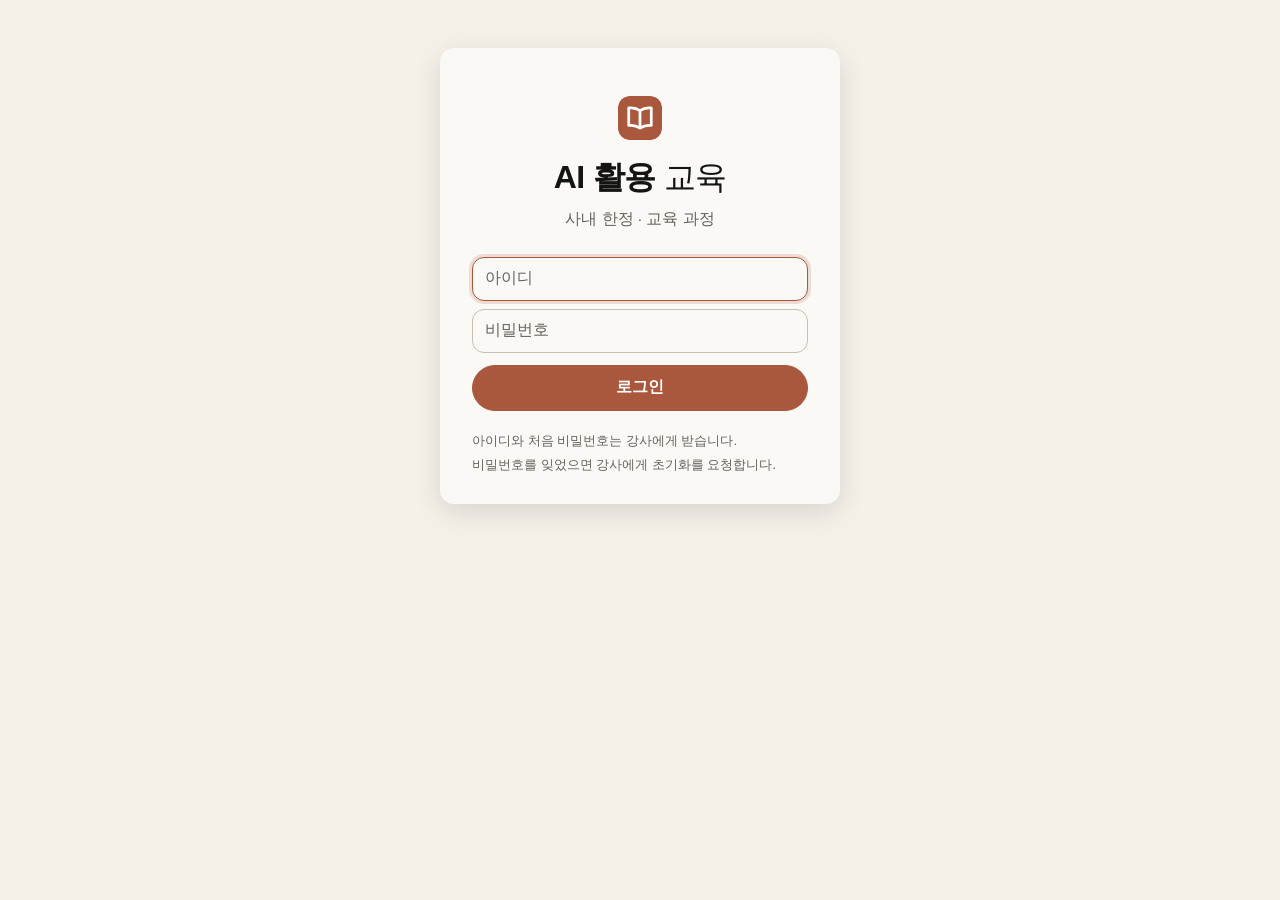
<file: index.html>
<!doctype html>
<html lang="ko" data-brand="claude">
<head>
<meta charset="utf-8">
<meta name="viewport" content="width=device-width, initial-scale=1">
<meta name="robots" content="noindex, nofollow">
<title>AI 활용 교육</title>
<link rel="stylesheet" href="shell/pages.css">
</head>
<body data-screen="login">
<main class="login-screen">
  <div class="login-card">
    <svg class="login-mark" viewBox="0 0 32 32" aria-hidden="true"><rect class="mk-bg" width="32" height="32" rx="8"/><path class="mk-ink" d="M16 10.6c-2.3-1.7-5.1-2.3-8.2-1.9v12.7c3.1-.4 5.9.2 8.2 1.9 2.3-1.7 5.1-2.3 8.2-1.9V8.7c-3.1-.4-5.9.2-8.2 1.9zM16 10.6v12.7"/></svg>
    <h1 class="login-brand">AI 활용 <span class="lt">교육</span></h1>
    <p class="login-sub">사내 한정 · 교육 과정</p>
    <noscript><p class="msg err">이 화면은 JavaScript가 켜져 있어야 열립니다.</p></noscript>
    <p class="msg" id="status" role="status" hidden></p>
    <p class="guard" id="guardLinks" hidden><a href="home.html">홈으로</a></p>
    <form id="f" class="login-form" hidden novalidate>
      <div class="field"><label class="sr-only" for="uid">아이디</label><input id="uid" name="uid" autocomplete="username" autocapitalize="off" spellcheck="false" maxlength="20" placeholder="아이디"></div>
      <div class="field"><label class="sr-only" for="pw">비밀번호</label><input id="pw" name="pw" type="password" autocomplete="current-password" placeholder="비밀번호"></div>
      <button class="btn" id="go" type="submit">로그인</button>
    </form>
    <div class="login-foot">
      <p>아이디와 처음 비밀번호는 강사에게 받습니다.</p>
      <p>비밀번호를 잊었으면 강사에게 초기화를 요청합니다.</p>
    </div>
  </div>
</main>
<script src="shell/config.js"></script>
<script src="lib/supabase.js"></script>
<script src="shell/paths.js"></script>
<script src="shell/common.js"></script>
<script src="shell/login.js"></script>
</body>
</html>
</file>
<file: shell/pages.css>
/* 교육 사이트 웹판 겉틀 화면 모양(설계서 v0.2 B11). 맨 위는 과정 겉틀.css와 같은 색·서체 값 사본이다.
   과정 겉틀.css의 값이 바뀌면 시작·끝 표시 사이를 다시 복사한다. 아래 모양은 색을 이 변수로만 쓴다. */
/* 색·서체 값 시작 */
:root{
  /* ── 표면 ─────────────────────────────────────────────────────────────── */
  --bg:#F1F4F8;           /* 페이지 바탕 */
  --surface:#FFFFFF;      /* 패널·카드 */
  --surface-2:#F4F7FB;    /* 패널 안의 한 단계 들어간 면 */

  /* ── 잉크 ─────────────────────────────────────────────────────────────── */
  --ink:#111418;          /* 본문·제목 */
  --ink-2:#333A45;        /* 보조 본문 */
  --muted:#5B6473;        /* 캡션·비활성 (대비 4.5:1 이상 유지) */

  /* ── 경계 ─────────────────────────────────────────────────────────────── */
  --rule:#DCE3EB;         /* 기본 구분선 */
  --rule-strong:#A3ACB9;  /* 강조 구분선·입력 테두리 */

  /* ── 강조 ─────────────────────────────────────────────────────────────── */
  --accent:#0E5296;       /* BI 남색 */
  --accent-ink:#FFFFFF;   /* accent 위에 얹는 글자색 */
  --accent-soft:#E5EEF7;  /* accent 배경의 옅은 면 */

  /* ── BI ────────────────────────────────────────────────────
     --bi-*    : 테마와 무관한 고정색. 그래픽 그라데이션·로고 주변 등 "브랜드 그림"에만 쓴다.
                 글자색으로 쓰지 않는다(다크에서도 값이 그대로라 대비가 무너진다).
     --brand-* : 테마에 따라 바뀌는 브랜드 면·글자. 메뉴 띠·푸터 바탕(--brand-navy-deep),
                 제호 글자(--brand-navy), 장식 띠(--brand-sky), 옅은 면(--brand-sky-soft).
     --on-brand: --brand-navy-deep·--bi-* 위에 얹는 글자색 */
  --bi-navy:#0E5296;      --bi-navy-deep:#0A3D70;  --bi-sky:#3AA9C6;
  --brand-navy:#0E5296;   --brand-navy-deep:#0A3D70;
  --brand-sky:#3AA9C6;    --brand-sky-soft:#E3F3F8;
  --on-brand:#FFFFFF;

  /* ── 상태(의미) ────────────────────────────────────────────────────────
     UI 상태 전용이다. 주가 등락(--rise/--fall)과 섞어 쓰지 않는다.
     같은 빨강이라도 "경고"와 "상승"은 다른 개념이라 따로 둬야 나중에 갈라진다. */
  --danger:#C62828;       --danger-soft:#FBEBEB;   /* 오류·마감 경과·결측 */
  --warn:#9A5B00;         --warn-soft:#FBF0E2;     /* 보류·확인 필요 */
  --ok:#1B7A4B;           --ok-soft:#E6F4ED;       /* 완료·정상 */
  --info:#1E63B4;         --info-soft:#E7F0FA;     /* 안내·진행 중 */
  --neutral:#5B6473;      --neutral-soft:#EEF1F5;  /* 미착수·해당 없음 */

  /* ── 시장 방향 ─────────────────────────────────────────
     한국 증시 관례: 상승 빨강, 하락 파랑. 값은 상태색과 같아도 의미가 다르므로
     이름을 따로 둔다. 등락 색만 바꾸고 싶을 때 UI 경고색이 딸려 바뀌지 않는다. */
  --rise:#C62828;         --rise-soft:#FBEBEB;
  --fall:#1E63B4;         --fall-soft:#E7F0FA;
  --flat:#5B6473;
  --chart-grid:#E5E9EF;
  --band:#F3D9D9;         /* 지수 차트 강조 띠 */
  --masthead-rule:#0E5296;/* 제호 아래 굵은 선 */

  /* ── 서체 ─────────────────────────────────────────────────────────────── */
  --font-display:"Gothic A1","IBM Plex Sans KR","Noto Sans KR","Malgun Gothic",sans-serif;
  --font-body:"IBM Plex Sans KR","Noto Sans KR","Malgun Gothic","Apple SD Gothic Neo",sans-serif;

  /* ── 타입 스케일 ───────────────────────────────────────────────────────
     화면마다 본문 기준만 다르게 고른다(콘솔 --text-base, 뉴스 --text-lg).
     스케일 자체는 공유해 두 화면의 위계가 어긋나지 않게 한다. */
  --text-xs:12px;
  --text-sm:13px;
  --text-md:14px;
  --text-base:15.5px;
  --text-lg:17px;
  --text-xl:20px;
  --text-2xl:24px;
  --text-3xl:32px;
  --text-4xl:40px;

  --leading-tight:1.32;   /* 제목 */
  --leading-normal:1.7;   /* UI 본문 */
  --leading-relaxed:1.85; /* 읽는 지면 본문 */
  --tracking-label:.05em; /* 대문자·라벨 */

  /* ── 간격 (4px 기반) ──────────────────────────────────────────────────── */
  --sp-1:4px;
  --sp-2:6px;
  --sp-3:8px;
  --sp-4:12px;
  --sp-5:16px;
  --sp-6:20px;
  --sp-7:24px;
  --sp-8:32px;
  --sp-9:48px;

  /* ── 모서리 ───────────────────────────────────────────────────────────── */
  --r-sm:4px;
  --r-md:6px;
  --r-lg:8px;
  --r-xl:12px;
  --r-2xl:14px;

  /* ── 그림자 ───────────────────────────────────────────────────────────── */
  --shadow-1:0 1px 0 rgba(17,20,24,.05);      /* 패널 */
  --shadow-2:0 -6px 20px rgba(17,20,24,.18);  /* 드로어·모달 */

  /* ── 하위 호환 별칭 ────────────────────────────────────────────────────
     기존 코드가 쓰던 이름. 새로 쓰는 곳에서는 위의 의미 토큰을 쓴다.
     두 화면의 마이그레이션이 끝나면 지운다. */
  --up:var(--rise);       --up-soft:var(--rise-soft);
  --down:var(--fall);     --down-soft:var(--fall-soft);
  --radius:var(--r-lg);
  --shadow:var(--shadow-1);
}

/* 다크: OS 설정만 있고 명시 선택이 없는 상태(대부분의 사용자) */
@media (prefers-color-scheme:dark){
  :root:not([data-theme="light"]){
    --bg:#0E1319;
    --surface:#161C25;
    --surface-2:#1B222D;
    --ink:#E9ECF1;
    --ink-2:#C3C9D3;
    --muted:#98A1B1;
    --rule:#28303D;
    --rule-strong:#4A5466;
    --accent:#8CC0EE;
    --accent-ink:#0E1319;
    --accent-soft:#16283D;
    --brand-navy:#8CC0EE;   --brand-navy-deep:#0B2440;
    --brand-sky:#4DB9D5;    --brand-sky-soft:#12303A;
    --on-brand:#FFFFFF;

    --danger:#F26C6A;     --danger-soft:#3A2024;
    --warn:#E0A458;       --warn-soft:#352716;
    --ok:#6FC79A;         --ok-soft:#16301F;
    --info:#62A6F2;       --info-soft:#1A2A40;
    --neutral:#98A1B1;    --neutral-soft:#222A36;

    --rise:#F26C6A;       --rise-soft:#3A2024;
    --fall:#62A6F2;       --fall-soft:#1A2A40;
    --flat:#98A1B1;
    --chart-grid:#242C38;
    --band:#3A2024;
    --masthead-rule:#8CC0EE;

    --shadow-1:none;
    --shadow-2:0 -6px 20px rgba(0,0,0,.45);
  }
}

/* 다크: 사용자가 직접 고른 경우(토글이 OS 설정을 이긴다) */
:root[data-theme="dark"]{
  --bg:#0E1319;
  --surface:#161C25;
  --surface-2:#1B222D;
  --ink:#E9ECF1;
  --ink-2:#C3C9D3;
  --muted:#98A1B1;
  --rule:#28303D;
  --rule-strong:#4A5466;
  --accent:#8CC0EE;
  --accent-ink:#0E1319;
  --accent-soft:#16283D;
  --brand-navy:#8CC0EE;   --brand-navy-deep:#0B2440;
  --brand-sky:#4DB9D5;  --brand-sky-soft:#12303A;
  --on-brand:#FFFFFF;

  --danger:#F26C6A;     --danger-soft:#3A2024;
  --warn:#E0A458;       --warn-soft:#352716;
  --ok:#6FC79A;         --ok-soft:#16301F;
  --info:#62A6F2;       --info-soft:#1A2A40;
  --neutral:#98A1B1;    --neutral-soft:#222A36;

  --rise:#F26C6A;       --rise-soft:#3A2024;
  --fall:#62A6F2;       --fall-soft:#1A2A40;
  --flat:#98A1B1;
  --chart-grid:#242C38;
  --band:#3A2024;
  --masthead-rule:#8CC0EE;

  --shadow-1:none;
  --shadow-2:0 -6px 20px rgba(0,0,0,.45);
}

/* ============================================================================
   브랜드 층 — Claude (DESIGN-claude.md 참조)
   ----------------------------------------------------------------------------
   <html data-brand="claude">를 선언한 화면에서만 적용된다. 선언하지 않은 화면은
   위의 기본 토큰 그대로다. 바꾸는 것은 표면·잉크·경계·강조·제목 서체·그림자뿐이고,
   상태색(danger·warn·ok·info·neutral)과 타입·간격·모서리 스케일은 기본 토큰을 쓴다.

   강조색: 문서의 기본 코랄 #cc785c는 흰 글자 대비 3.3:1이라 버튼·글자에 쓰기에
   모자라다. 라이트는 문서의 눌림색 #a9583e(흰 글자 5.1:1, 크림 위 글자 4.8:1)를
   강조로 쓰고, 다크는 밝은 코랄 #d97757 위에 어두운 글자를 얹는다(5.9:1).

   선택자 우선순위: 이 층은 기본 다크 블록보다 뒤에 있고 속성 선택자가 하나 더 붙어
   있어 항상 이긴다. 브랜드 다크 블록은 브랜드 라이트 블록이 정의한 토큰을 전부
   다시 정의해야 한다(빠뜨리면 다크에서 라이트 값이 남는다).
   BI 토큰(--bi-*·--brand-*·--on-brand)은 이 층에서 재정의하지 않는다 — 이 층을 쓰는
   화면(20번)은 BI 요소를 쓰지 않는다. 쓰게 되면 여기서 함께 정의한다.
   ========================================================================== */
:root[data-brand="claude"]{
  --bg:#F5F0E8;           /* surface-soft — 페이지 바탕 */
  --surface:#FAF9F5;      /* canvas — 패널·카드 */
  --surface-2:#EFE9DE;    /* surface-card — 한 단계 들어간 면 */
  --ink:#141413;
  --ink-2:#3D3D3A;
  --muted:#65635D;        /* 문서 #6c6a64를 살짝 낮춤 — surface-2 위 4.5:1 유지 */
  --rule:#E6DFD8;         /* hairline */
  --rule-strong:#C9BFB1;
  --accent:#A9583E;
  --accent-ink:#FFFFFF;
  --accent-soft:#F4E6DC;
  /* 그래프 계열색(2026-10-24 대표 승인, 29번 책자 9장). 선·막대 같은 비텍스트 그래픽용이다.
     --surface 대비 4.8·10.3·4.7·3.5:1 — 비텍스트 기준 3:1 이상. 글자색으로는 쓰지 않는다(chart-4는 글자 4.5:1 미달).
     chart-1은 --accent, chart-2는 --ink-2와 같은 값이지만 의미가 달라 이름을 따로 둔다. */
  --chart-1:#A9583E;      /* 당월·주 계열 */
  --chart-2:#3D3D3A;      /* 비교·합계 계열 */
  --chart-3:#2F7D6E;
  --chart-4:#B7791F;
  --font-display:"Copernicus","Tiempos Headline",Georgia,"Noto Serif KR","Nanum Myeongjo",serif;
  --shadow-1:0 1px 3px rgba(20,20,19,.06);
  --shadow-2:0 8px 28px rgba(20,20,19,.12);
}

@media (prefers-color-scheme:dark){
  :root[data-brand="claude"]:not([data-theme="light"]){
    --bg:#1F1E1D;
    --surface:#262624;
    --surface-2:#30302E;
    --ink:#FAF9F5;
    --ink-2:#C3C0B6;
    --muted:#A09D96;
    --rule:#3A3936;
    --rule-strong:#57554F;
    --accent:#D97757;
    --accent-ink:#141413;
    --accent-soft:#3D2B24;
    --chart-1:#D97757;
    --chart-2:#C3C0B6;
    --chart-3:#5DB8A6;
    --chart-4:#E8A55A;
    --font-display:"Copernicus","Tiempos Headline",Georgia,"Noto Serif KR","Nanum Myeongjo",serif;
    --shadow-1:none;
    --shadow-2:0 8px 28px rgba(0,0,0,.45);
  }
}

:root[data-brand="claude"][data-theme="dark"]{
  --bg:#1F1E1D;
  --surface:#262624;
  --surface-2:#30302E;
  --ink:#FAF9F5;
  --ink-2:#C3C0B6;
  --muted:#A09D96;
  --rule:#3A3936;
  --rule-strong:#57554F;
  --accent:#D97757;
  --accent-ink:#141413;
  --accent-soft:#3D2B24;
  --chart-1:#D97757;
  --chart-2:#C3C0B6;
  --chart-3:#5DB8A6;
  --chart-4:#E8A55A;
  --font-display:"Copernicus","Tiempos Headline",Georgia,"Noto Serif KR","Nanum Myeongjo",serif;
  --shadow-1:none;
  --shadow-2:0 8px 28px rgba(0,0,0,.45);
}
/* 색·서체 값 끝 */

/* ── 겉틀 화면 모양(디자인 개편 설계서 v0.1, 시안 로그인·홈·수강 화면을 따름. 색은 위 변수만 쓴다) ── */
*{box-sizing:border-box}
html{color-scheme:light dark}
body{margin:0;background:var(--bg);color:var(--ink);font-family:var(--font-body);font-size:var(--text-base);line-height:var(--leading-normal);word-break:keep-all;overflow-wrap:break-word;-webkit-font-smoothing:antialiased}
a{color:var(--accent)}
a:focus-visible,button:focus-visible,input:focus-visible,summary:focus-visible{outline:3px solid color-mix(in srgb,var(--accent) 45%,transparent);outline-offset:2px}
[hidden]{display:none !important}
.sr-only{position:absolute;width:1px;height:1px;overflow:hidden;clip:rect(0 0 0 0);white-space:nowrap}
.sprite{position:absolute;width:0;height:0;overflow:hidden}
.mk-bg{fill:var(--accent)}
.mk-ink{fill:none;stroke:var(--accent-ink);stroke-width:2;stroke-linecap:round;stroke-linejoin:round}
.ico{width:18px;height:18px;flex:none;fill:none;stroke:currentColor;stroke-width:1.8;stroke-linecap:round;stroke-linejoin:round}

/* 위 띠(홈·마이페이지·강사 화면·비밀번호 바꾸기). renderNav 출력을 CSS만으로 알약 탭처럼 */
.bar{position:sticky;top:0;z-index:5;display:flex;align-items:center;flex-wrap:wrap;gap:var(--sp-5);min-height:60px;padding:var(--sp-2) var(--sp-6);background:var(--surface);border-bottom:1px solid var(--rule)}
.brand{display:flex;align-items:center;gap:var(--sp-3);flex:none;color:var(--ink);text-decoration:none;font-size:var(--text-xl);letter-spacing:-.02em;white-space:nowrap}
.brand svg{width:28px;height:28px;flex:none;border-radius:8px}
.brand b{font-weight:700}
.brand .lt{font-weight:300}
.nav{flex:1;display:flex;align-items:center;flex-wrap:wrap;gap:var(--sp-1);font-size:var(--text-md)}
.nav .sep{display:none}
.nav a{padding:var(--sp-2) var(--sp-5);border-radius:999px;color:var(--muted);font-weight:600;text-decoration:none}
.nav a:hover{color:var(--ink);background:var(--surface-2)}
body[data-screen="home"] .nav a[href$="/home.html"],body[data-screen="me"] .nav a[href$="/me.html"],body[data-screen="admin"] .nav a[href$="/admin.html"]{background:var(--accent-soft);color:var(--ink)}
.nav .who{order:9;margin-left:auto;display:inline-flex;align-items:center;gap:var(--sp-2);padding:var(--sp-1) var(--sp-4) var(--sp-1) var(--sp-1);border-radius:999px;background:var(--surface-2);color:var(--ink-2);font-weight:600}
.nav .who::before{content:"";width:24px;height:24px;border-radius:50%;background:var(--accent-soft);box-shadow:inset 0 0 0 2px var(--accent)}
.nav button{order:10;min-height:34px;padding:0 var(--sp-5);border:1px solid var(--rule-strong);border-radius:999px;background:var(--surface);color:var(--ink);font:inherit;font-weight:600;cursor:pointer}
.nav button:hover{background:var(--surface-2)}
@media (max-width:720px){.brand-name{display:none}.bar{gap:var(--sp-3);padding:var(--sp-2) var(--sp-4)}.nav a{padding:var(--sp-2) var(--sp-3)}}

/* 본문 틀과 공통 요소 */
.wrap{max-width:960px;margin:0 auto;padding:32px 20px 72px}
.wrap.narrow{max-width:460px}
h1{margin:0;font-size:var(--text-3xl);line-height:var(--leading-tight);font-weight:700;letter-spacing:-.02em}
h2{margin:var(--sp-8) 0 var(--sp-4);font-size:var(--text-xl);line-height:var(--leading-tight)}
h3{margin:var(--sp-5) 0 var(--sp-3);font-size:var(--text-lg)}
.lead{margin:var(--sp-4) 0 0;color:var(--muted)}
.kicker{margin:0;color:var(--accent);font-size:var(--text-sm);font-weight:700;letter-spacing:var(--tracking-label)}
.msg{margin:var(--sp-5) 0 0;padding:var(--sp-4) var(--sp-5);border-radius:var(--r-xl);background:var(--surface-2);color:var(--ink-2)}
.msg.err{background:var(--danger-soft);color:var(--danger)}
.msg.ok{background:var(--ok-soft);color:var(--ok)}
.msg.warn{background:var(--warn-soft);color:var(--warn)}
.field{display:flex;flex-direction:column;gap:var(--sp-2);margin:var(--sp-5) 0 0}
.field label{font-weight:700;font-size:var(--text-md)}
.field input{font:inherit;min-height:44px;padding:var(--sp-2) var(--sp-4);border:1px solid var(--rule-strong);border-radius:var(--r-xl);background:var(--surface);color:var(--ink)}
.field input:focus{border-color:var(--accent);outline:none;box-shadow:0 0 0 3px color-mix(in srgb,var(--accent) 18%,transparent)}
.field .err{margin:0;color:var(--danger);font-size:var(--text-md)}
.hint{margin:var(--sp-3) 0 0;color:var(--muted);font-size:var(--text-md)}
.btn{display:inline-flex;align-items:center;justify-content:center;gap:var(--sp-2);min-height:40px;padding:var(--sp-2) var(--sp-6);border-radius:999px;border:1px solid var(--accent);background:var(--accent);color:var(--accent-ink);font:inherit;font-weight:700;text-decoration:none;white-space:nowrap;cursor:pointer;transition:transform .15s,box-shadow .15s,filter .15s}
.btn:hover{filter:brightness(.94);box-shadow:0 4px 14px color-mix(in srgb,var(--accent) 30%,transparent)}
.btn:active{transform:scale(.97)}
.btn.ghost{background:var(--surface);color:var(--ink);border-color:var(--rule-strong)}
.btn.ghost:hover{filter:none;box-shadow:none;background:var(--surface-2)}
.btn.small{min-height:30px;padding:2px var(--sp-4);font-size:var(--text-sm);font-weight:600}
.btn.big{min-height:48px;padding:0 var(--sp-8);font-size:var(--text-lg)}
.btn[disabled],.btn.is-off{opacity:.55;cursor:default;filter:none;box-shadow:none;transform:none}
.row-btns{display:flex;flex-wrap:wrap;gap:var(--sp-3);margin:var(--sp-6) 0 0}
.pill{display:inline-flex;align-items:center;gap:var(--sp-2);padding:2px var(--sp-4);border-radius:999px;background:var(--surface-2);color:var(--ink-2);font-size:var(--text-sm);font-weight:600;white-space:nowrap}
.pill.accent{background:var(--accent-soft);color:var(--ink)}
.pill.info{background:var(--info-soft);color:var(--info)}
.pill.ok{background:var(--ok-soft);color:var(--ok)}
.meter{height:8px;border-radius:999px;background:var(--surface-2);overflow:hidden}
.meter > span{display:block;width:0;height:100%;border-radius:inherit;background:var(--accent)}
.meter-text{margin:var(--sp-2) 0 0;color:var(--muted);font-size:var(--text-md)}
.panel{padding:var(--sp-5) var(--sp-6);border-radius:var(--r-2xl);background:var(--surface);border:1px solid var(--rule)}
.panel h2{margin:0 0 var(--sp-3);font-size:var(--text-lg)}
.panel p{margin:0;color:var(--ink-2);font-size:var(--text-md)}
.foot{margin-top:var(--sp-9);padding-top:var(--sp-5);border-top:1px solid var(--rule);color:var(--muted);font-size:var(--text-sm)}

/* 로그인(카드 한 장) */
.login-screen{min-height:100vh;display:grid;place-items:start center;padding:var(--sp-9) var(--sp-6) var(--sp-6)}
.login-card{width:min(400px,100%);display:flex;flex-direction:column;gap:var(--sp-3);padding:var(--sp-9) var(--sp-8) var(--sp-7);background:var(--surface);border-radius:var(--r-2xl);box-shadow:var(--shadow-2)}
.login-mark{display:block;width:44px;height:44px;margin:0 auto var(--sp-3);border-radius:12px}
.login-brand{margin:0;font-size:var(--text-3xl);line-height:var(--leading-tight);letter-spacing:-.02em;text-align:center;font-weight:700}
.login-brand .lt{font-weight:300}
.login-sub{margin:0 0 var(--sp-5);text-align:center;color:var(--muted)}
.login-card .msg{margin:0;font-size:var(--text-md)}
.login-card .guard{margin:0;text-align:center}
.login-form{display:flex;flex-direction:column;gap:var(--sp-3);margin:0}
.login-form .field{margin:0}
.login-form .field input::placeholder{color:var(--muted)}
.login-form .btn{width:100%;min-height:46px;margin-top:var(--sp-1)}
.login-foot{margin-top:var(--sp-4);font-size:var(--text-sm);color:var(--muted);line-height:1.6}
.login-foot p{margin:0 0 var(--sp-1)}

/* 카드 모양 본문(비밀번호 바꾸기·길 안내) */
.card-page{margin-top:var(--sp-8);padding:var(--sp-8) var(--sp-8) var(--sp-7);background:var(--surface);border-radius:var(--r-2xl);box-shadow:var(--shadow-2)}
@media (max-width:520px){.card-page{padding:var(--sp-6)}}

/* 카드·목록(마이페이지·강사 화면) */
.cards{list-style:none;margin:var(--sp-8) 0 0;padding:0;display:flex;flex-direction:column;gap:var(--sp-4)}
.card{padding:var(--sp-5) var(--sp-6);border-radius:var(--r-2xl);border:1px solid var(--rule);background:var(--surface);box-shadow:var(--shadow-1)}
.card + .card{margin-top:var(--sp-5)}
.card h2{margin:0;color:var(--ink);font-size:var(--text-xl)}
.card .sub{margin:var(--sp-1) 0 0;color:var(--muted);font-size:var(--text-md)}
.card .meter{margin:var(--sp-4) 0 0}
.card .prog{margin:var(--sp-3) 0 0;font-weight:700}
.card .none{margin:var(--sp-3) 0 0;color:var(--muted)}
.card .row-btns{margin-top:var(--sp-4)}
.list{list-style:none;margin:0;padding:0;display:flex;flex-direction:column;gap:var(--sp-2)}
.list li{padding:var(--sp-3) var(--sp-4);border-radius:var(--r-xl);background:var(--surface-2)}
.list li .meter{margin:var(--sp-2) 0 0;height:6px;background:var(--surface)}
.list.done{flex-direction:row;flex-wrap:wrap;gap:var(--sp-2)}
.list.done li{display:inline-flex;align-items:center;gap:var(--sp-2);padding:var(--sp-1) var(--sp-4) var(--sp-1) var(--sp-3);border-radius:999px;background:var(--ok-soft);color:var(--ok);font-size:var(--text-md);font-weight:600}
.list.done li::before{content:"";width:9px;height:5px;margin-top:-3px;border-left:2px solid currentColor;border-bottom:2px solid currentColor;transform:rotate(-45deg)}
.tbl-wrap{overflow-x:auto;margin:var(--sp-4) 0 0}
table.tbl{width:100%;border-collapse:collapse;background:var(--surface);font-size:var(--text-md)}
.tbl th,.tbl td{padding:var(--sp-3);border-bottom:1px solid var(--rule);text-align:left;vertical-align:top}
.tbl th{color:var(--muted);font-weight:700;white-space:nowrap}
.tbl td .btn{margin:0 var(--sp-1) var(--sp-1) 0}
.result{margin:var(--sp-5) 0 0;padding:var(--sp-5);border-radius:var(--r-xl);border:1px solid var(--accent);background:var(--accent-soft)}
.result .pw{font-family:Consolas,"D2Coding",monospace;font-size:var(--text-xl);font-weight:700;letter-spacing:.06em}
.checks-inline{display:flex;gap:var(--sp-5);margin:var(--sp-3) 0 0}
dialog{border:1px solid var(--rule-strong);border-radius:var(--r-2xl);background:var(--surface);color:var(--ink);padding:var(--sp-6);max-width:420px}
dialog::backdrop{background:color-mix(in srgb,var(--ink) 35%,transparent)}
.stamp{color:var(--muted);font-size:var(--text-sm);margin-left:var(--sp-3)}
/* 위험 단추(강사 화면 삭제)와 차시 진도 지우기 작은 단추(설계서 v0.6 4.1·4.2). 토큰 변수만 쓴다 */
.btn.danger{background:var(--danger);border-color:var(--danger);color:var(--accent-ink)}
.btn.danger:hover{box-shadow:0 4px 14px color-mix(in srgb,var(--danger) 30%,transparent)}
.list li .btn.small{margin-left:var(--sp-3)}
.lprog .btn.small{margin-top:var(--sp-1)}
dialog .field{margin:var(--sp-4) 0 0}

/* 실습자료 받기 펼침(설계서 v0.4 4.13). 동작은 그대로, 모양만 */
.files{margin:var(--sp-4) 0 0;padding:var(--sp-4) 0 0;border-top:1px solid var(--rule)}
.files summary{cursor:pointer;color:var(--ink-2);font-weight:700;list-style:none;display:flex;align-items:center;gap:var(--sp-2)}
.files summary::-webkit-details-marker{display:none}
.files summary::before{content:"";width:8px;height:8px;border-right:2px solid currentColor;border-bottom:2px solid currentColor;transform:rotate(-45deg);transition:transform .15s}
.files[open] summary::before{transform:rotate(45deg)}
.files code{font-family:Consolas,"D2Coding",monospace;padding:0 var(--sp-1);border-radius:var(--r-sm);background:var(--surface-2);color:var(--ink)}
.files .hint{font-size:var(--text-sm)}
.files-state{margin:var(--sp-4) 0 0;color:var(--muted)}
.files-state.err{color:var(--danger)}
.files-group h3{margin:var(--sp-5) 0 var(--sp-2);font-size:var(--text-md);color:var(--ink-2)}
.files-rows{list-style:none;margin:var(--sp-3) 0 0;padding:0;display:flex;flex-direction:column;gap:var(--sp-1)}
.files-group .files-rows{margin-top:0}
.files-rows a{display:flex;align-items:center;gap:var(--sp-3);padding:var(--sp-2) var(--sp-4);border-radius:var(--r-xl);background:var(--surface-2);color:var(--ink);text-decoration:none;font-size:var(--text-md);overflow-wrap:anywhere}
.files-rows a:hover{box-shadow:inset 0 0 0 1px var(--rule-strong)}
.files-rows a::after{content:"받기";margin-left:auto;flex:none;color:var(--accent);font-size:var(--text-sm);font-weight:600}

/* ── 홈(내 강의실) ── */
.page{max-width:1120px;margin:0 auto;padding:var(--sp-8) var(--sp-6) 72px}
.hello h1{margin:var(--sp-2) 0 0}
.page > .msg{margin-top:var(--sp-5)}
.resume-hero{display:grid;grid-template-columns:minmax(0,1fr) auto;align-items:center;gap:var(--sp-7);margin-top:var(--sp-7);padding:var(--sp-7) var(--sp-8);border-radius:var(--r-2xl);background:var(--surface);box-shadow:var(--shadow-2)}
.resume-hero h2{margin:var(--sp-3) 0 0;font-size:var(--text-2xl);line-height:var(--leading-tight)}
.resume-hero .goal{margin:var(--sp-1) 0 var(--sp-5);color:var(--ink-2)}
.resume-hero .meter{max-width:520px}
@media (max-width:720px){.resume-hero{grid-template-columns:1fr;padding:var(--sp-6)}}
.home-grid{display:grid;grid-template-columns:minmax(0,1fr) 300px;gap:var(--sp-7);margin-top:var(--sp-8)}
@media (max-width:979.98px){.home-grid{grid-template-columns:1fr}}
.sec-head{display:flex;align-items:baseline;justify-content:space-between;gap:var(--sp-4);margin:0 0 var(--sp-4)}
.sec-head h2{margin:0;font-size:var(--text-xl)}
.course-cards{margin:0;display:grid;grid-template-columns:repeat(auto-fill,minmax(300px,1fr));gap:var(--sp-6)}
.course-cards .card{padding:0;display:flex;flex-direction:column;overflow:hidden}
.course-cards .card + .card{margin-top:0}
.ccover{display:flex;align-items:flex-end;justify-content:space-between;height:112px;padding:var(--sp-5) var(--sp-6);background:var(--accent-soft)}
.ccover.alt{background:var(--surface-2)}
.ccover-label{font-family:var(--font-display);font-size:var(--text-4xl);line-height:1;color:var(--accent);letter-spacing:-.02em}
.ccover svg{width:40px;height:40px;border-radius:10px}
.cbody{display:flex;flex-direction:column;align-items:flex-start;gap:var(--sp-3);padding:var(--sp-5) var(--sp-6) var(--sp-6)}
.cbody > *{margin:0}
.cbody h3{font-size:var(--text-xl);line-height:var(--leading-tight)}
.cbody .meter{align-self:stretch;margin:0}
.course-cards .card .prog{margin:0;font-size:var(--text-md)}
.course-cards .card .none{margin:0;font-size:var(--text-md)}
.course-cards .card .row-btns{margin:var(--sp-2) 0 0}
.course-cards .card .files{align-self:stretch;margin-top:var(--sp-2)}
.course-cards > .card > .none{padding:var(--sp-5) var(--sp-6)}
.cmeta{color:var(--muted);font-size:var(--text-md)}
.clast{color:var(--muted);font-size:var(--text-md)}
.clast a{color:var(--ink-2)}
.side-col{display:flex;flex-direction:column;gap:var(--sp-6)}
.stat{display:grid;grid-template-columns:1fr 1fr;gap:var(--sp-3)}
.stat div{padding:var(--sp-3) var(--sp-4);border-radius:var(--r-xl);background:var(--surface-2)}
.stat b{display:block;font-size:var(--text-2xl);line-height:1.2;font-variant-numeric:tabular-nums}
.stat span{font-size:var(--text-sm);color:var(--muted)}
.next-head{margin:var(--sp-3) 0 var(--sp-1);color:var(--muted);font-size:var(--text-sm);font-weight:700}
.next-list{list-style:none;margin:0;padding:0;display:flex;flex-direction:column;gap:var(--sp-1)}
.next-list a{display:grid;grid-template-columns:32px minmax(0,1fr);align-items:center;gap:var(--sp-3);padding:var(--sp-2) var(--sp-3);border-radius:var(--r-xl);color:var(--ink);text-decoration:none}
.next-list a:hover{background:var(--surface-2)}
.next-list .no{display:grid;place-items:center;width:32px;height:32px;border-radius:50%;background:var(--surface-2);color:var(--ink-2);font-weight:700;font-size:var(--text-md);font-variant-numeric:tabular-nums}
.next-list .t{font-size:var(--text-md);font-weight:600;line-height:1.4}

/* ── 수강 화면 ── */
body[data-screen="learn"]{height:100vh;overflow:hidden}
.learn{display:grid;grid-template-columns:320px minmax(0,1fr);grid-template-rows:60px minmax(0,1fr);height:100vh}
.learn.side-off,.learn.overview{grid-template-columns:minmax(0,1fr)}
.learn.side-off .side,.learn.overview .side{display:none}
.learn .side{grid-column:1;grid-row:2}
.learn .main{grid-column:-2/-1;grid-row:2}
.lbar{grid-column:1/-1;display:flex;align-items:center;gap:var(--sp-4);padding:var(--sp-2) var(--sp-5);background:var(--surface);border-bottom:1px solid var(--rule);min-width:0}
.lbar .brand svg{width:28px;height:28px}
.icon-btn{display:inline-grid;place-items:center;flex:none;width:36px;height:36px;border:0;border-radius:10px;background:transparent;color:var(--ink-2);cursor:pointer}
.icon-btn:hover{background:var(--surface-2);color:var(--ink)}
.icon-btn[aria-expanded="true"]{background:var(--accent-soft);color:var(--ink)}
.ltitle{display:flex;align-items:baseline;gap:var(--sp-3);min-width:0;flex:1 1 auto}
.ltitle .lcourse{flex:none;color:var(--muted);font-size:var(--text-md);font-weight:600}
.ltitle b{font-size:var(--text-lg);white-space:nowrap;overflow:hidden;text-overflow:ellipsis}
.lnav{display:flex;gap:var(--sp-2);flex:none}
.lnav .btn{min-height:36px;padding:0 var(--sp-5);font-size:var(--text-md)}
.lnav .btn.ghost{color:var(--ink)}
.lbar .nav{flex:0 1 auto;flex-wrap:nowrap}
.lbar .nav .who{margin-left:0}
@media (max-width:1100px){.ltitle .lcourse,.lbar .nav .who{display:none}}
@media (max-width:760px){.lnav .btn-label{display:none}.lbar .nav a{display:none}}
.side{display:flex;flex-direction:column;min-height:0;overflow:auto;background:var(--surface);border-right:1px solid var(--rule)}
.side-head{padding:var(--sp-6) var(--sp-6) var(--sp-5);border-bottom:1px solid var(--rule)}
.side-head h2{margin:var(--sp-1) 0 var(--sp-4);font-size:var(--text-lg);line-height:var(--leading-tight)}
.cprog{display:flex;justify-content:space-between;gap:var(--sp-3);margin:var(--sp-2) 0 0;font-size:var(--text-sm);color:var(--muted)}
.cprog b{color:var(--ink)}
.curr{padding:var(--sp-3) var(--sp-3) var(--sp-5)}
.stage summary{display:flex;align-items:center;gap:var(--sp-2);padding:var(--sp-3);border-radius:var(--r-xl);cursor:pointer;list-style:none;font-size:var(--text-md);font-weight:700;color:var(--ink-2)}
.stage summary::-webkit-details-marker{display:none}
.stage summary::before{content:"";width:7px;height:7px;flex:none;margin:0 var(--sp-1);border-right:2px solid currentColor;border-bottom:2px solid currentColor;transform:rotate(-45deg);transition:transform .15s}
.stage[open] summary::before{transform:rotate(45deg)}
.stage summary:hover{background:var(--surface-2)}
.stage .cnt{margin-left:auto;font-weight:600;color:var(--muted);font-size:var(--text-sm);font-variant-numeric:tabular-nums}
.stage ol{list-style:none;margin:0 0 var(--sp-2);padding:0}
.lrow{position:relative;display:grid;grid-template-columns:22px 24px minmax(0,1fr);align-items:start;gap:var(--sp-3);padding:var(--sp-3) var(--sp-3) var(--sp-3) var(--sp-4);border-radius:var(--r-xl);color:var(--ink);text-decoration:none}
a.lrow:hover{background:var(--surface-2)}
.lrow.off{color:var(--muted)}
.lrow[aria-current="page"]{background:var(--accent-soft)}
.lrow[aria-current="page"]::before{content:"";position:absolute;left:0;top:10px;bottom:10px;width:3px;border-radius:3px;background:var(--accent)}
.lrow .mk{margin-top:2px}
.lrow .mk svg{width:20px;height:20px;display:block}
.lno{font-size:var(--text-md);font-weight:600;color:var(--muted);font-variant-numeric:tabular-nums;text-align:right;margin-top:1px}
.ltx{min-width:0}
.ltx b{display:block;font-size:var(--text-md);font-weight:600;line-height:1.45}
.ltx .lst{display:block;font-size:var(--text-xs);color:var(--muted)}
.st-none{color:var(--neutral)}
.st-doing{color:var(--info)}
.st-done{color:var(--ok)}
.st-off{color:var(--rule-strong)}
.mk-ring{fill:none;stroke:currentColor;stroke-width:2}
.mk-half,.mk-full{fill:currentColor}
.mk-tick{fill:none;stroke:var(--surface);stroke-width:2.4;stroke-linecap:round;stroke-linejoin:round}
.side-foot{margin-top:auto;padding:var(--sp-5) var(--sp-6) var(--sp-6);border-top:1px solid var(--rule)}
.side-foot h3,.links h3{margin:0 0 var(--sp-3);font-size:var(--text-sm);color:var(--muted);letter-spacing:var(--tracking-label)}
.links ul{list-style:none;margin:0;padding:0;display:flex;flex-wrap:wrap;gap:var(--sp-2)}
.links a{display:inline-flex;padding:var(--sp-1) var(--sp-4);border-radius:999px;border:1px solid var(--rule-strong);font-size:var(--text-sm);font-weight:600;text-decoration:none;color:var(--ink-2)}
.links a:hover{background:var(--surface-2)}
@media (max-width:959.98px){
  .learn,.learn.side-off{grid-template-columns:minmax(0,1fr)}
  .learn .side,.learn.side-off .side{display:flex;position:fixed;top:60px;left:0;bottom:0;z-index:8;width:min(340px,88vw);box-shadow:var(--shadow-2);transform:translateX(-105%);visibility:hidden;transition:transform .2s,visibility .2s}
  .learn.side-open .side{transform:none;visibility:visible}
  .learn.overview .side{display:none}
}
.main{min-width:0;overflow:auto}
.main-in{max-width:1200px;margin:0 auto;padding:16px var(--sp-5) 64px}
.main .msg{margin:0 0 var(--sp-5)}
.stage-box iframe{display:block;margin:0 auto;width:min(100%,calc((100vh - 92px) * 16 / 9));aspect-ratio:16/9;border:1px solid var(--rule);border-radius:var(--r-2xl);background:var(--surface);box-shadow:var(--shadow-2)}
.linfo{display:grid;grid-template-columns:minmax(0,1fr) auto;gap:var(--sp-5) var(--sp-7);align-items:start;margin-top:var(--sp-6)}
.linfo h1{margin:var(--sp-1) 0 0;font-size:var(--text-2xl);letter-spacing:-.01em}
.linfo .goal{margin:var(--sp-2) 0 0;color:var(--ink-2)}
.lprog{display:flex;flex-direction:column;align-items:flex-end;gap:var(--sp-2);min-width:200px}
.lprog .meter{width:200px}
.lprog small{font-size:var(--text-sm);color:var(--muted)}
@media (max-width:760px){.linfo{grid-template-columns:1fr}.lprog{align-items:flex-start}}
.lcards{display:grid;grid-template-columns:repeat(auto-fit,minmax(260px,1fr));gap:var(--sp-5);margin-top:var(--sp-7);align-items:start}
.lcards .files{margin:0;padding:0;border-top:0}
.lcards .files summary{color:var(--ink);font-size:var(--text-lg)}
.keys{display:flex;flex-wrap:wrap;gap:var(--sp-2) var(--sp-4);margin:0;padding:0;list-style:none;font-size:var(--text-md);color:var(--ink-2)}
.keys li.wide{flex-basis:100%}
kbd{display:inline-block;min-width:24px;padding:0 var(--sp-2);border:1px solid var(--rule-strong);border-bottom-width:2px;border-radius:var(--r-md);background:var(--surface-2);font:600 var(--text-sm)/1.6 var(--font-body);text-align:center;color:var(--ink)}
.pager{display:grid;grid-template-columns:1fr 1fr;gap:var(--sp-5);margin-top:var(--sp-7)}
.pager > *{display:flex;flex-direction:column;gap:var(--sp-1);padding:var(--sp-5) var(--sp-6);border-radius:var(--r-2xl);border:1px solid var(--rule);background:var(--surface);color:var(--ink);text-decoration:none}
.pager a:hover{box-shadow:var(--shadow-2)}
.pager .next{grid-column:2;text-align:right;align-items:flex-end}
.pager .is-off{color:var(--muted)}
.pager small{font-size:var(--text-sm);color:var(--muted);font-weight:600}
.pager b{font-size:var(--text-lg);line-height:var(--leading-tight)}
@media (max-width:600px){.pager{grid-template-columns:1fr}.pager .next{grid-column:auto;text-align:left;align-items:flex-start}}
.ov-head h1{margin:var(--sp-2) 0 var(--sp-4)}
.ov-head .meter{max-width:520px}
.ov-list{margin-top:var(--sp-6);padding:var(--sp-3);border-radius:var(--r-2xl);border:1px solid var(--rule);background:var(--surface)}
.ov-links{margin-top:var(--sp-6)}
@media (prefers-reduced-motion:reduce){*{transition:none !important}}
</file>
